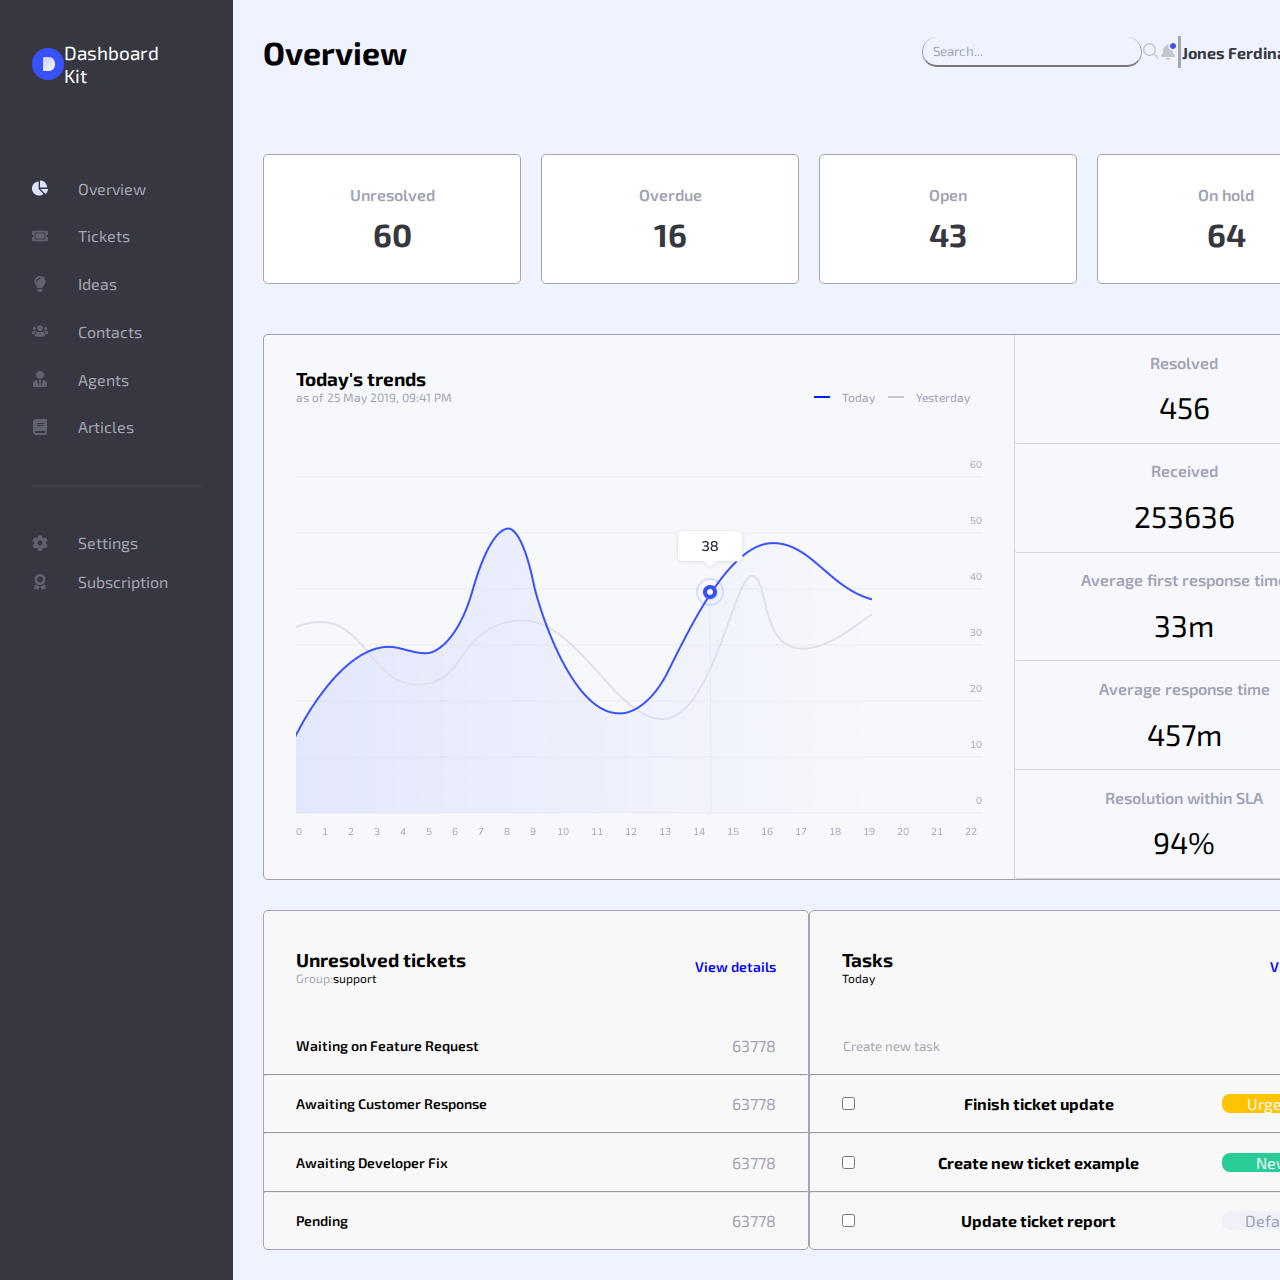
<file: index.html>
<!DOCTYPE html>
<html lang="en">

<head>
    <meta charset="UTF-8">
    <meta http-equiv="X-UA-Compatible" content="IE=edge">
    <meta name="viewport" content="width=device-width, initial-scale=1.0">
    <link rel="stylesheet" href="./styles/style.css">
    <title>Dashboard</title>
</head>

<body>
    <aside class="aside-menu">
        <div class="aside-header">
            <img src="./images/logo.png" alt="logo">
            <p>Dashboard Kit</p>
        </div>
        <div class="aside-list">
            <div class="aside-list-main">
                <ul>
                    <li>
                        <img src="./images/overview.png" alt="overview">
                        <a href="index.html">Overview</a>
                    </li>
                    <li>
                        <img src="./images/tickets.png" alt="tickets">
                        <a href="./pages/tickets.html">Tickets</a>
                    </li>
                    <li>
                        <img src="./images/ideas.png" alt="ideas">
                        <a href="#">Ideas</a>
                    </li>
                    <li>
                        <img src="./images/contacts.png" alt="contacts">
                        <a href="#">Contacts</a>
                    </li>
                    <li>
                        <img src="./images/agents.png" alt="agents">
                        <a href="#">Agents</a>
                    </li>

                    <li>
                        <img src="./images/articles.png" alt="articles">
                        <a href="#">Articles</a>
                    </li>
                </ul>
            </div>
            <hr class="aside-line">
            <div class="aside-list-additional">
                <ul>
                    <li>
                        <img src="./images/settings.png" alt="settings">
                        <a href="#">Settings</a>
                    </li>
                    <li>
                        <img src="./images/subscription.png" alt="subscription">
                        <a href="#">Subscription</a>
                    </li>
                </ul>
            </div>
        </div>
    </aside>
    <main class="main-content">
        <nav class="main-bar">
            <h1>Overview</h1>
            <div class="nav-content">
                <input class="search-bar" placeholder="Search..." type="text">
                <button id="btn-search">
                    <img src="./images//search.png" alt="search">
                </button>
                <button id="btn-notification">
                    <img src="./images/new.png" alt="notification">
                </button>
                <span class="vertical-line"></span>
                <h4> <a href="./pages/Login.html">Jones Ferdinand</a></h4>
                <img src="./images/photo.png" alt="account">
            </div>
        </nav>
        <section class="cards-section">
            <div class="card">
                <p>Unresolved</p>
                <h1>60</h1>
            </div>
            <div class="card">
                <p>Overdue</p>
                <h1>16</h1>
            </div>
            <div class="card">
                <p>Open</p>
                <h1>43</h1>
            </div>
            <div class="card">
                <p>On hold</p>
                <h1>64</h1>
            </div>
        </section>
        <section class="graphic-section">
            <div class="chart-block">
                <h1 class="chart-header">Today's trends</h1>
                <div class="chart-description">
                    <div class="chart-date">as of 25 May 2019, 09:41 PM</div>
                    <div class="chart-day">
                        <span class="chart-line-today"></span>
                        <p>Today</p>
                        <span class="chart-line-yesterday"></span>
                        <p>Yesterday</p>
                    </div>
                </div>
                <div class="chart">
                    <img src="./images/fullgraph.png" alt="chart">
                </div>
            </div>
            <div class="stats-block">
                <div class="stats-resolved">
                    <h1 class="stats-header">Resolved</h1>
                    <p>456</p>
                </div>
                <div class="stats-received">
                    <h1 class="stats-header">Received</h1>
                    <p>253636</p>
                </div>
                <div class="stats-average-first">
                    <h1 class="stats-header">Average first response time</h1>
                    <p>33m</p>
                </div>
                <div class="stats-average-time">
                    <h1 class="stats-header">Average response time</h1>
                    <p>457m</p>
                </div>
                <div class="stats-resolution">
                    <h1 class="stats-header">Resolution within SLA</h1>
                    <p>94%</p>
                </div>
            </div>
        </section>
        <section class="details-section">
            <div class="tickets-block">
                <div class="tickets-header">
                    <div class="tickets-title">
                        <h1>Unresolved tickets</h1>
                        <p><span id="group">Group:</span>support</p>
                    </div>
                    <a href="#">
                        View details
                    </a>
                </div>
                <div class="tickets-content">
                    <div class="tickets-item">
                        <h4>Waiting on Feature Request</h4>
                        <p>63778</p>
                    </div>
                    <hr>
                    <div class="tickets-item">
                        <h4>Awaiting Customer Response</h4>
                        <p>63778</p>
                    </div>
                    <hr>
                    <div class="tickets-item">
                        <h4>Awaiting Developer Fix</h4>
                        <p>63778</p>
                    </div>
                    <hr>
                    <div class="tickets-item">
                        <h4>Pending</h4>
                        <p>63778</p>
                    </div>
                </div>
            </div>
            <div class="tasks-block">
                <div class="tasks-header">
                    <div class="tasks-title">
                        <h1>Tasks</h1>
                        <p>Today</p>
                    </div>
                    <a href="#">
                        View all
                    </a>
                </div>
                <div class="tasks-content">
                    <div class="tasks-item">
                        <input id="task-input" type="text" placeholder="Create new task">
                        <button id="btn-add">+</button>
                    </div>
                    <hr>
                    <div class="tasks-item">
                        <input id="tasks-check" type="checkbox" />
                        <h4>Finish ticket update</h4>
                        <label id="urgent-label">Urgent</label>
                    </div>
                    <hr>
                    <div class="tasks-item">
                        <input type="checkbox">
                        <h4>Create new ticket example</h4>
                        <label id="new-label">New</label>
                    </div>
                    <hr>
                    <div class="tasks-item">
                        <input type="checkbox">
                        <h4>Update ticket report</h4>
                        <label id="default-label">Default</label>
                    </div>
                </div>
            </div>
        </section>
    </main>
</body>

</html>
</file>
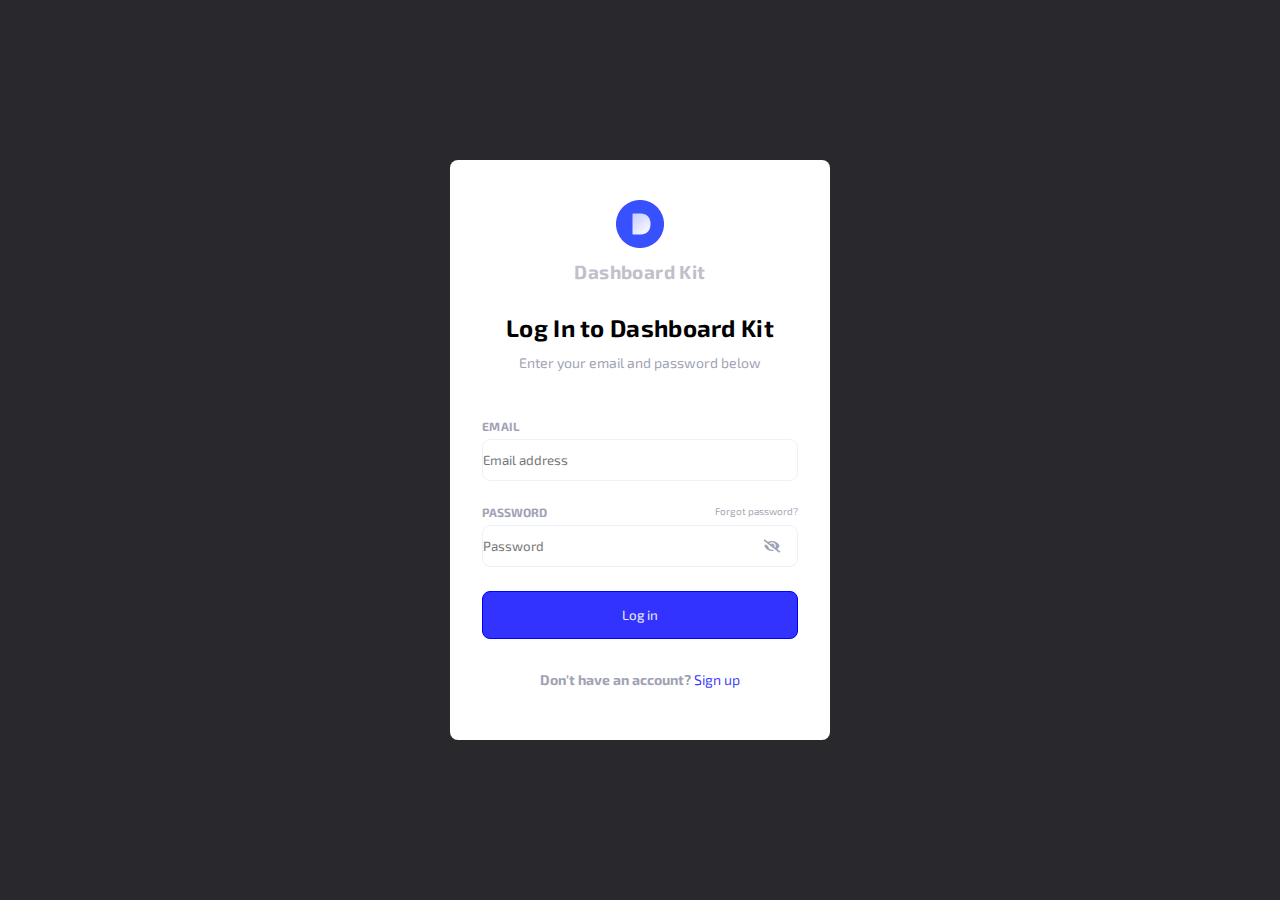
<file: pages/Login.html>
<!DOCTYPE html>
<html lang="en">

<head>
    <meta charset="UTF-8">
    <meta http-equiv="X-UA-Compatible" content="IE=edge">
    <meta name="viewport" content="width=device-width, initial-scale=1.0">
    <link rel="stylesheet" href="../styles/login.css">
    <title>Dashboard Kit</title>
</head>

<body>
    <main class="outer-main">
        <div class="login-block">
            <div class="logo-section">
                <!-- Redirecting to Overview page -->
                <a href="../index.html">
                    <img src="../images/biglogo.png" alt="logo">
                    <h4>Dashboard Kit</h4>
                </a>
                <!--  -->
            </div>
            <div class="login-title">
                <h3>Log In to Dashboard Kit</h3>
                <p>Enter your email and password below</p>
            </div>
            <div class="login-input">
                <div class="email-section">
                    <label for="email">EMAIL</label>
                    <input type="text" name="email" id="email" placeholder="Email address">
                </div>
                <div class="password-section">
                    <div class="label-block">
                        <label id="password-label" for="password">PASSWORD</label>
                        <label id="forgot-label" for="password">Forgot password?</label>
                    </div>
                    <input type="text" name="password" id="password" placeholder="Password">
                </div>
            </div>
            <div class="btn-login">
                <button id="login">Log in</button>
            </div>
            <div class="signup-block">
                <h4>Don't have an account?
                    <a href="#">
                                                Sign up
                                        </a>
                </h4>
            </div>
        </div>
    </main>
</body>

</html>
</file>
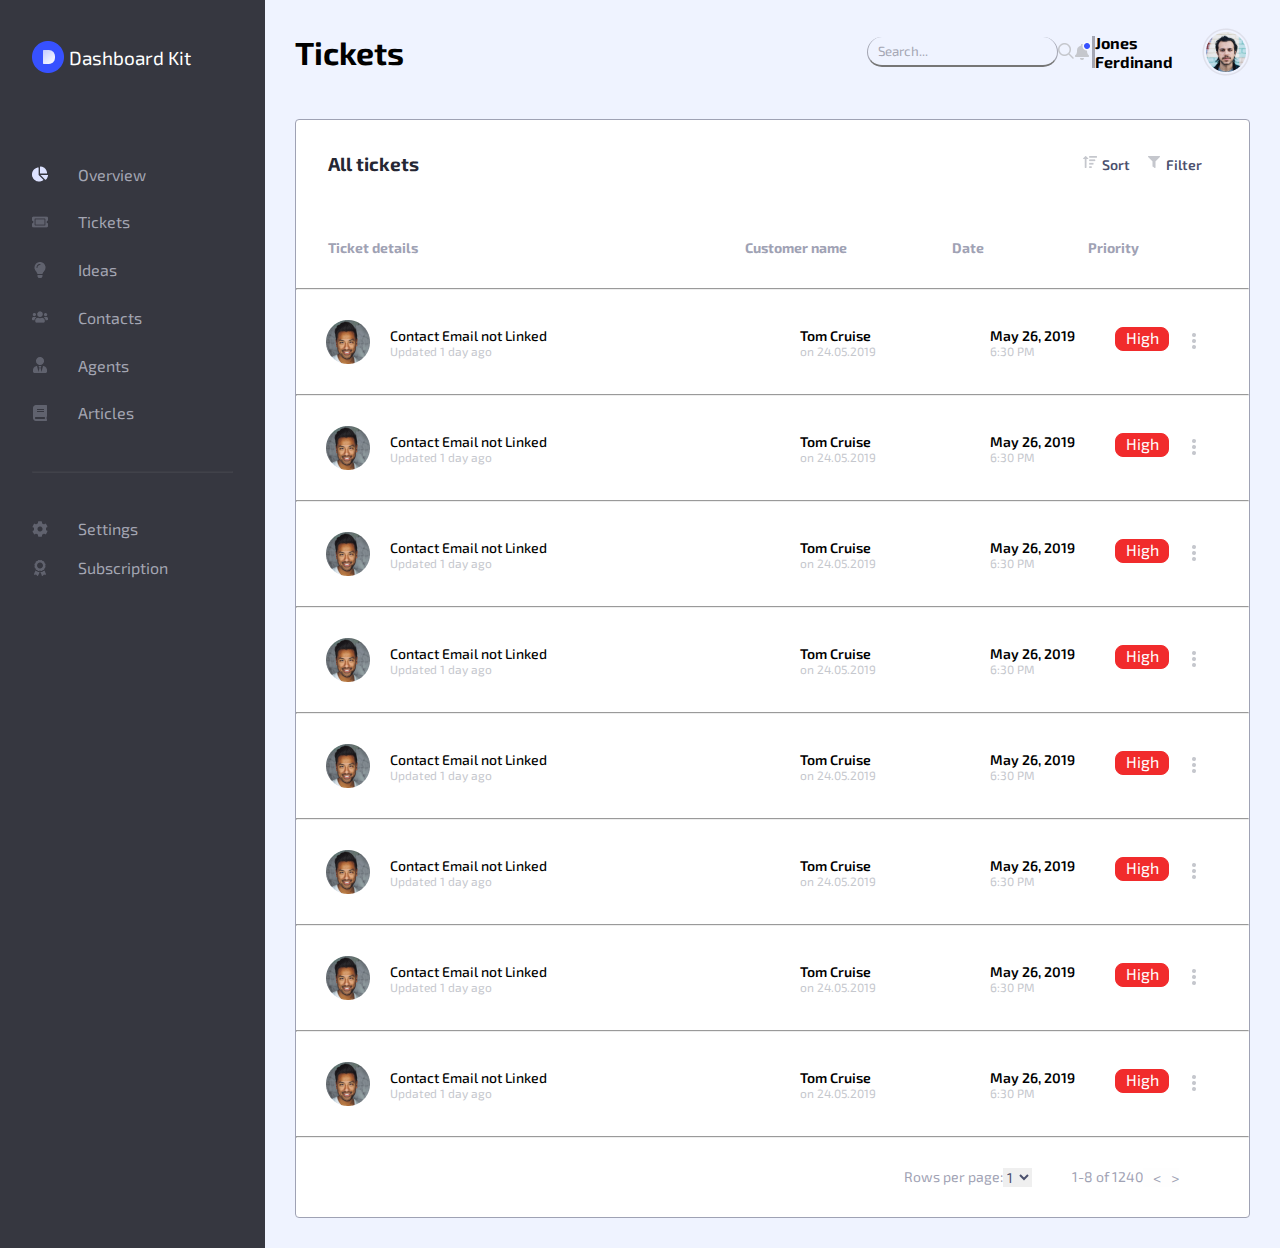
<file: pages/tickets.html>
<!DOCTYPE html>
<html lang="en">

<head>
    <meta charset="UTF-8">
    <meta http-equiv="X-UA-Compatible" content="IE=edge">
    <meta name="viewport" content="width=device-width, initial-scale=1.0">
    <link rel="stylesheet" href="../styles/style.css">
    <link rel="stylesheet" href="../styles/tickets.css">
    <title>Tickets</title>
</head>

<body>
    <aside class="aside-menu">
        <div class="aside-header">
            <img src="../images/logo.png" alt="logo">
            <p>Dashboard Kit</p>
        </div>
        <div class="aside-list">
            <div class="aside-list-main">
                <ul>
                    <!-- Redirecting to Overview page -->
                    <li>
                        <img src="../images/overview.png" alt="overview">
                        <a href="../index.html">Overview</a>
                    </li>
                    <!--  -->
                    <li>
                        <img src="../images/tickets.png" alt="tickets">
                        <a href="./tickets.html">Tickets</a>
                    </li>
                    <li>
                        <img src="../images/ideas.png" alt="ideas">
                        <a href="#">Ideas</a>
                    </li>
                    <li>
                        <img src="../images/contacts.png" alt="contacts">
                        <a href="#">Contacts</a>
                    </li>
                    <li>
                        <img src="../images/agents.png" alt="agents">
                        <a href="#">Agents</a>
                    </li>
                    <li>
                        <img src="../images/articles.png" alt="articles">
                        <a href="#">Articles</a>
                    </li>
                </ul>
            </div>
            <hr class="aside-line">
            <div class="aside-list-additional">
                <ul>
                    <li>
                        <img src="../images/settings.png" alt="settings">
                        <a href="#">Settings</a>
                    </li>
                    <li>
                        <img src="../images/subscription.png" alt="subscription">
                        <a href="#">Subscription</a>
                    </li>
                </ul>
            </div>
        </div>
    </aside>
    <main class="tickets-main">
        <nav class="main-bar">
            <h1>Tickets</h1>
            <div class="nav-content">
                <input class="search-bar" placeholder="Search..." type="text">
                <button id="btn-search">
                    <img src="../images/search.png" alt="search">
                </button>
                <button id="btn-notification">
                    <img src="../images/new.png" alt="notification">
                </button>
                <span class="vertical-line"></span>
                <h4>Jones Ferdinand</h4>
                <img src="../images/photo.png" alt="account">
            </div>
        </nav>
        <section class="tickets-section">
            <div class="tickets-section-header">
                <h2 class="tickets-section-title">All tickets</h2>
                <div class="ticket-btns">
                    <div class="btn">
                        <img src="../images/sort.png" alt="sort">
                        <button id="btn-sort">Sort</button>
                    </div>
                    <div class="btn">
                        <img src="../images/filter.png" alt="filter">
                        <button id="btn-filter">Filter</button>
                    </div>

                </div>
            </div>
            <div class="tickets-table-description">
                <h2 class="tickets-decription-title">Ticket details</h2>
                <h2 class="tickets-decription-customer">Customer name</h2>
                <h2 class="tickets-decription-date">Date</h2>
                <h2 class="tickets-decription-prioriy">Priority</h2>
            </div>
            <hr style="width: 100%;">
            <div class="customers-table">
                <div class="customer-section">
                    <div class="customer-message">
                        <img src="../images/5.png" alt="customer">
                        <div class="customer-message-details">
                            <h4>Contact Email not Linked</h4>
                            <p>Updated 1 day ago</p>
                        </div>
                    </div>
                    <div class="customer-section-details">
                        <div class="customer-name">
                            <h4>Tom Cruise</h4>
                            <p>on 24.05.2019</p>
                        </div>
                        <div class="customer-date">
                            <h4>May 26, 2019</h4>
                            <p>6:30 PM</p>
                        </div>
                        <div class="customer-priority">
                            <div class="priority-label">High</div>
                        </div>

                    </div>
                    <div class="icon-more">
                        <img src="../images/morevertical.png" alt="more">
                    </div>
                </div>
                <hr>
                <div class="customer-section">
                    <div class="customer-message">
                        <img src="../images/5.png" alt="customer">
                        <div class="customer-message-details">
                            <h4>Contact Email not Linked</h4>
                            <p>Updated 1 day ago</p>
                        </div>
                    </div>
                    <div class="customer-section-details">
                        <div class="customer-name">
                            <h4>Tom Cruise</h4>
                            <p>on 24.05.2019</p>
                        </div>
                        <div class="customer-date">
                            <h4>May 26, 2019</h4>
                            <p>6:30 PM</p>
                        </div>
                        <div class="customer-priority">
                            <div class="priority-label">High</div>
                        </div>

                    </div>
                    <div class="icon-more">
                        <img src="../images/morevertical.png" alt="more">
                    </div>
                </div>
                <hr>
                <div class="customer-section">
                    <div class="customer-message">
                        <img src="../images/5.png" alt="customer">
                        <div class="customer-message-details">
                            <h4>Contact Email not Linked</h4>
                            <p>Updated 1 day ago</p>
                        </div>
                    </div>
                    <div class="customer-section-details">
                        <div class="customer-name">
                            <h4>Tom Cruise</h4>
                            <p>on 24.05.2019</p>
                        </div>
                        <div class="customer-date">
                            <h4>May 26, 2019</h4>
                            <p>6:30 PM</p>
                        </div>
                        <div class="customer-priority">
                            <div class="priority-label">High</div>
                        </div>

                    </div>
                    <div class="icon-more">
                        <img src="../images/morevertical.png" alt="more">
                    </div>
                </div>
                <hr>
                <div class="customer-section">
                    <div class="customer-message">
                        <img src="../images/5.png" alt="customer">
                        <div class="customer-message-details">
                            <h4>Contact Email not Linked</h4>
                            <p>Updated 1 day ago</p>
                        </div>
                    </div>
                    <div class="customer-section-details">
                        <div class="customer-name">
                            <h4>Tom Cruise</h4>
                            <p>on 24.05.2019</p>
                        </div>
                        <div class="customer-date">
                            <h4>May 26, 2019</h4>
                            <p>6:30 PM</p>
                        </div>
                        <div class="customer-priority">
                            <div class="priority-label">High</div>
                        </div>

                    </div>
                    <div class="icon-more">
                        <img src="../images/morevertical.png" alt="more">
                    </div>
                </div>
                <hr>
                <div class="customer-section">
                    <div class="customer-message">
                        <img src="../images/5.png" alt="customer">
                        <div class="customer-message-details">
                            <h4>Contact Email not Linked</h4>
                            <p>Updated 1 day ago</p>
                        </div>
                    </div>
                    <div class="customer-section-details">
                        <div class="customer-name">
                            <h4>Tom Cruise</h4>
                            <p>on 24.05.2019</p>
                        </div>
                        <div class="customer-date">
                            <h4>May 26, 2019</h4>
                            <p>6:30 PM</p>
                        </div>
                        <div class="customer-priority">
                            <div class="priority-label">High</div>
                        </div>

                    </div>
                    <div class="icon-more">
                        <img src="../images/morevertical.png" alt="more">
                    </div>
                </div>
                <hr>
                <div class="customer-section">
                    <div class="customer-message">
                        <img src="../images/5.png" alt="customer">
                        <div class="customer-message-details">
                            <h4>Contact Email not Linked</h4>
                            <p>Updated 1 day ago</p>
                        </div>
                    </div>
                    <div class="customer-section-details">
                        <div class="customer-name">
                            <h4>Tom Cruise</h4>
                            <p>on 24.05.2019</p>
                        </div>
                        <div class="customer-date">
                            <h4>May 26, 2019</h4>
                            <p>6:30 PM</p>
                        </div>
                        <div class="customer-priority">
                            <div class="priority-label">High</div>
                        </div>

                    </div>
                    <div class="icon-more">
                        <img src="../images/morevertical.png" alt="more">
                    </div>
                </div>
                <hr>
                <div class="customer-section">
                    <div class="customer-message">
                        <img src="../images/5.png" alt="customer">
                        <div class="customer-message-details">
                            <h4>Contact Email not Linked</h4>
                            <p>Updated 1 day ago</p>
                        </div>
                    </div>
                    <div class="customer-section-details">
                        <div class="customer-name">
                            <h4>Tom Cruise</h4>
                            <p>on 24.05.2019</p>
                        </div>
                        <div class="customer-date">
                            <h4>May 26, 2019</h4>
                            <p>6:30 PM</p>
                        </div>
                        <div class="customer-priority">
                            <div class="priority-label">High</div>
                        </div>

                    </div>
                    <div class="icon-more">
                        <img src="../images/morevertical.png" alt="more">
                    </div>
                </div>
                <hr>
                <div class="customer-section">
                    <div class="customer-message">
                        <img src="../images/5.png" alt="customer">
                        <div class="customer-message-details">
                            <h4>Contact Email not Linked</h4>
                            <p>Updated 1 day ago</p>
                        </div>
                    </div>
                    <div class="customer-section-details">
                        <div class="customer-name">
                            <h4>Tom Cruise</h4>
                            <p>on 24.05.2019</p>
                        </div>
                        <div class="customer-date">
                            <h4>May 26, 2019</h4>
                            <p>6:30 PM</p>
                        </div>
                        <div class="customer-priority">
                            <div class="priority-label">High</div>
                        </div>

                    </div>
                    <div class="icon-more">
                        <img src="../images/morevertical.png" alt="more">
                    </div>
                </div>
                <hr>
                <div class="navigation-section">
                    <div class="navigation-page">
                        <p>Rows per page:</p>
                        <select name="page" id="page">
                            <option value="1">1</option>
                            <option value="2">2</option>
                            <option value="3">3</option>
                            <option value="4">4</option>
                            <option value="5">5</option>
                            <option value="6">6</option>
                            <option value="7">7</option>
                        </select>
                    </div>
                    <div class="navigation-btn">
                        <p>1-8 of 1240</p>
                        <button>
                            &lt; </button>
                        <button>></button>
                    </div>
                </div>
            </div>
        </section>
    </main>
</body>

</html>
</file>
<file: styles/style.css>
@import url('https://fonts.googleapis.com/css2?family=Exo+2:ital,wght@0,200;0,500;1,400&family=Inconsolata&family=Kdam+Thmor+Pro&display=swap');
    * {
        margin: 0;
        padding: 0;
        box-sizing: border-box;
        font-family: 'Exo 2', sans-serif;
    }
    
     ::placeholder {
        color: #A4A6B3;
    }
    /* Aside menu start*/
    
    body {
        display: flex;
        flex-direction: row;
    }
    
    .aside-menu {
        color: white;
        padding: 41px 32px;
        width: 320px;
        background-color: #363740;
        padding-bottom: 30vh;
    }
    
    .aside-header {
        font-size: 19px;
        display: flex;
        align-items: center;
        justify-content: space-between;
        margin-bottom: 63px;
    }
    
    .aside-header p {
        padding-right: 42px;
    }
    
    .aside-line {
        color: grey;
        width: 100%;
        opacity: 6%;
    }
    
    .aside-list {
        justify-content: space-between;
        width: 100%;
        font-size: 16px;
    }
    
    @media(max-width:520px) {
        body {
            flex-direction: column
        }
        .aside-menu {
            padding: 30px;
            width: 100%;
            align-items: center;
        }
        .aside-list-main {
            align-items: center;
            justify-content: space-around;
        }
        .aside-header p {
            padding-right: 82px;
        }
        .cards-section {
            display: flex;
            flex-wrap: nowrap;
        }
        .graphic-section {
            flex-wrap: wrap;
            min-height: 670px;
            width: 100%;
            flex-direction: column !important;
        }
        .chart-block {
            height: 30%;
            margin-bottom: 0px;
        }
        .stats-block {
            height: 65%;
            width: 100%;
            flex-direction: row;
            align-items: center;
            flex-wrap: wrap;
        }
        .details-section {
            width: 100%;
            flex-direction: column !important;
        }
        .tickets-block,
        .tasks-block {
            margin-top: 50px;
            width: 260px !important;
        }
    }
    
    @media(max-width:830px) {
        .main-bar {
            flex-direction: column;
        }
        .main-bar h1 {
            flex: 0.2;
        }
        .nav-content {
            justify-content: space-between;
            flex: 0.8;
            width: 100%;
            margin-right: 80px;
        }
        .search-bar {
            max-width: 30px;
        }
        .chart img {
            width: 200px;
            height: 220px;
        }
        .cards-section {
            flex-wrap: wrap;
        }
    }
    
    .aside-list-main ul {
        height: 35vh;
        align-items: flex-start;
        display: flex;
        flex-direction: column;
        justify-content: space-evenly;
        margin-bottom: 20px;
    }
    
    .aside-list-main ul li {
        align-items: center;
        justify-content: space-around;
        display: flex;
        flex-direction: row;
        list-style: none;
    }
    
    .aside-list-main ul li a {
        text-decoration: none;
        color: #A4A6B3;
        font-size: 16px;
        align-items: flex-start;
        padding-left: 30px;
    }
    
    .aside-list-main ul li a:hover {
        color: aliceblue;
        transition: 0.7s;
    }
    
    .aside-list-additional ul {
        margin-top: 30px;
        height: 10vh;
        align-items: flex-start;
        display: flex;
        flex-direction: column;
        justify-content: space-evenly;
    }
    
    .aside-list-additional ul li {
        align-items: center;
        min-height: 3vh;
        justify-content: space-around;
        display: flex;
        flex-direction: row;
        list-style: none;
        color: aliceblue;
    }
    
    .aside-list-additional ul li a {
        text-decoration: none;
        font-size: 16px;
        align-items: flex-start;
        padding-left: 30px;
        color: #A4A6B3;
    }
    
    .aside-list-additional ul :hover {
        color: aliceblue;
        transition: 0.7s;
    }
    /* Aside end */
    /* Main section start */
    
    .main-content {
        width: 100%;
        display: flex;
        flex-direction: column;
        padding: 30px;
        background-color: #eff3ff
    }
    
    .main-bar {
        align-items: center;
        height: 44px;
        display: flex;
        justify-content: space-between;
    }
    
    .main-bar h1 {
        flex: 0.4;
    }
    
    .main-bar h4 a {
        text-decoration: none;
        color: #363740;
    }
    
    .nav-content {
        flex: 0.45;
        display: flex;
        align-items: center;
        margin-left: 130px;
        justify-content: space-between;
    }
    
    .search-bar {
        width: 220px;
        height: 30px;
        color: #363740;
        padding-left: 10px;
        border-top: 0px solid #A4A6B3;
        border-right: 0.2px solid #A4A6B3;
        border-left: 0.2px solid #A4A6B3;
        border-radius: 20px;
        background-color: #eff3ff;
    }
    
    .search-bar:hover {
        background-color: #e2e2e2;
        transition: 0.7s;
    }
    
    .vertical-line {
        border-left: 3px solid #A4A6B3;
        height: 32px;
    }
    
    #btn-notification,
    #btn-search {
        border: 0;
        background-color: #eff3ff;
        cursor: pointer;
    }
    /* Main end */
    /* Cards section start */
    
    .cards-section {
        display: flex;
        align-items: center;
        justify-content: space-between;
        flex-direction: row;
        margin-top: 80px;
        flex-wrap: wrap;
    }
    
    .card {
        padding: 20px 0px;
        border: 1px solid #A4A6B3;
        background-color: #fff;
        border-radius: 5px;
        width: 258px;
        height: 130px;
        display: flex;
        flex-direction: column;
        align-items: center;
        justify-content: space-evenly;
        margin-bottom: 30px;
    }
    
    .card p {
        color: #9FA2B4;
        font-weight: 600;
    }
    
    .card h1 {
        color: #363740;
        font-weight: 700;
    }
    
    .card:hover {
        cursor: pointer;
        background-color: rgb(243, 243, 243);
        transition: 0.7s;
        border: 2px solid blue;
        color: blue;
    }
    
    .card p:hover {
        color: blue;
        transition: 0.7s;
    }
    
    .card h1:hover {
        color: blue;
        transition: 0.7s;
    }
    /* Cards end*/
    /* Graphic section start */
    
    .graphic-section {
        margin-top: 20px;
        height: 546px;
        border: 1px solid #9FA2B4;
        border-radius: 5px;
        background-color: #F7F8FC;
        display: flex;
        flex-direction: row;
    }
    
    .chart-block {
        flex: 0.65;
        margin: 32px;
    }
    
    .chart-header {
        font-size: 19px;
        font-weight: 700;
    }
    
    .chart-description {
        font-weight: 400;
        font-size: 12px;
        color: #9FA2B4;
        display: flex;
        justify-content: space-between;
        align-items: center;
        flex-direction: row;
        margin-bottom: 54px;
    }
    
    .chart-day {
        width: 180px;
        display: flex;
        flex-direction: row;
        justify-content: space-evenly;
        align-items: center;
    }
    
    .chart-line-today {
        width: 16px;
        height: 1px;
        border: 1px solid rgb(0, 30, 255);
    }
    
    .chart-line-yesterday {
        width: 16px;
        height: 1px;
        border: 1px solid rgb(201, 201, 201);
    }
    
    .stats-block {
        border-left: 1px solid #d4d4d5;
        flex: 0.35;
        display: flex;
        flex-direction: column;
        justify-content: space-between;
        align-items: center;
    }
    
    .stats-resolved,
    .stats-received,
    .stats-average-first,
    .stats-average-time,
    .stats-resolution {
        border-bottom: 1px solid #d4d4d5;
        width: 100%;
        border-radius: 3px;
        display: flex;
        flex: 0.2;
        justify-content: space-evenly;
        flex-direction: column;
        align-items: center;
    }
    
    .stats-resolved p,
    .stats-received p,
    .stats-average-first p,
    .stats-average-time p,
    .stats-resolution p {
        font-size: 30px;
    }
    
    .stats-header {
        font-size: 16px;
        font-weight: 600;
        color: #9FA2B4;
    }
    /* Graphic end */
    /* Details section start */
    
    .details-section {
        margin-top: 30px;
        display: flex;
        width: 100%;
        min-height: 340px;
        justify-content: space-between;
        flex-direction: row;
    }
    
    .tickets-block,
    .tasks-block {
        display: flex;
        flex-direction: column;
        background-color: rgb(249, 248, 248);
        border-radius: 5px;
        width: 546px;
        border: 1px solid #A4A6B3;
    }
    
    .tickets-header,
    .tasks-header {
        padding: 32px 32px 16px 32px;
        display: flex;
        flex: 1;
        justify-content: space-between;
        align-items: center;
    }
    
    .tickets-title h1 {
        font-weight: 700;
        font-size: 19px;
    }
    
    .tasks-title h1 {
        font-weight: 700;
        font-size: 19px;
    }
    
    .tasks-title p {
        font-size: 12px;
        font-weight: 400;
    }
    
    .tickets-title p {
        font-size: 12px;
        font-weight: 400;
    }
    
    .tickets-block a,
    .tasks-block a {
        font-weight: 600;
        font-size: 14px;
        text-decoration: none;
        color: blue;
    }
    
    #group {
        color: #A4A6B3;
    }
    
    .tickets-content,
    .tasks-content {
        flex: 5;
        margin-top: 12px;
        display: flex;
        justify-content: space-between;
        flex-direction: column;
    }
    
    .tickets-item,
    .tasks-item {
        padding-left: 32px;
        padding-right: 32px;
        display: flex;
        flex: 1;
        flex-direction: row;
        align-items: center;
        justify-content: space-between;
    }
    
    .tickets-item h4 {
        font-size: 14px;
        font-weight: 600;
    }
    
    .tickets-item p {
        color: #9FA2B4;
    }
    
    #task-input {
        height: 100%;
        color: #d4d4d5;
        border-radius: 5px;
        border: 1px solid #F7F8FC;
        background-color: rgb(249, 248, 248);
        width: 90%;
    }
    
    #btn-add {
        border: 1px solid #d4d5d6;
        border-radius: 10px;
        color: #9FA2B4;
        font-size: 20px;
        font-weight: 600;
        background-color: #e3e3e5;
        width: 30px;
        height: 30px;
    }
    
    #urgent-label {
        border-radius: 8px;
        background-color: #FEC400;
        color: #F7F8FC;
        text-align: center;
        width: 100px;
    }
    
    #new-label {
        border-radius: 8px;
        background-color: #29CC97;
        color: #F7F8FC;
        text-align: center;
        width: 100px;
    }
    
    #default-label {
        border-radius: 8px;
        background-color: #F0F1F7;
        color: #9FA2B4;
        text-align: center;
        width: 100px;
    }
    /* Detalis end */
</file>
<file: styles/login.css>
@import url('https://fonts.googleapis.com/css2?family=Exo+2:ital,wght@0,200;0,500;1,400&family=Inconsolata&family=Kdam+Thmor+Pro&display=swap');
* {
    margin: 0;
    padding: 0;
    box-sizing: border-box;
    font-family: 'Exo 2', sans-serif;
}


/* Login main start */

.outer-main {
    position: absolute;
    width: 100%;
    height: 100%;
    background-color: #29292d;
    display: flex;
    justify-content: center;
    align-items: center;
}

.login-block {
    border-radius: 8px;
    padding: 40px 32px;
    display: flex;
    flex-direction: column;
    align-items: center;
    width: 380px;
    height: 580px;
    background-color: #fff;
}

.login-title {
    flex-direction: column;
    display: flex;
    align-items: center;
}

.logo-section h4 {
    letter-spacing: 0.4px;
    font-weight: 700;
    color: #A4A6B3;
    font-size: 19px;
    opacity: 70%;
    margin-top: 12px;
}

.logo-section a {
    text-decoration: none;
    flex-direction: column;
    display: flex;
    align-items: center;
}

.login-title {
    margin-top: 30px;
}

.login-title h3 {
    font-size: 24px;
    font-weight: 700;
    letter-spacing: 0.3px;
}

.login-title p {
    margin-top: 12px;
    font-size: 14px;
    font-weight: 400;
    color: #9FA2B4;
}

.login-input {
    margin-top: 48px;
    display: flex;
    flex-direction: column;
    align-items: flex-start;
    width: 100%;
}

.email-section,
.password-section {
    width: 100%;
    align-items: flex-start;
    display: flex;
    flex-direction: column;
}

.email-section label {
    font-size: 12px;
    font-weight: 700;
    letter-spacing: 0.3px;
    color: #9FA2B4;
}

#email {
    margin-top: 6px;
    width: 100%;
    height: 42px;
    border: 1px solid #F0F1F7;
    border-radius: 8px;
}

.password-section {
    margin-top: 24px;
}

.label-block {
    width: 100%;
    display: flex;
    justify-content: space-between;
}

#password-label {
    font-size: 12px;
    font-weight: 700;
    color: #9FA2B4;
}

#forgot-label {
    font-size: 10px;
    font-weight: 400;
    color: #A4A6B3;
}

#password {
    width: 100%;
    border: 1px solid #F0F1F7;
    border-radius: 8px;
    margin-top: 6px;
    height: 42px;
    background-image: url('../images/active.png');
    background-repeat: no-repeat;
    background-position: 95%;
}

#password:hover {
    background-color: #F0F1F7;
    transition: 0.7s;
    cursor: pointer;
}

#email:hover {
    background-color: #F0F1F7;
    transition: 0.7s;
    cursor: pointer;
}

.btn-login {
    margin-top: 24px;
    width: 100%;
}

#login {
    text-align: center;
    width: 100%;
    height: 48px;
    background-color: rgba(0, 0, 255, 0.801);
    color: #F0F1F7;
    border: 1px solid blue;
    border-radius: 8px;
}

#login:hover {
    cursor: pointer;
    background-color: rgba(0, 0, 255, 0.941);
    transition: 0.7s;
    font-size: 14px;
    font-weight: 600;
}

.signup-block {
    margin-top: 32px;
    font-size: 14px;
    font-weight: 400;
    color: #9FA2B4;
}

.signup-block a {
    text-decoration: none;
    font-weight: 400;
    color: rgba(0, 0, 255, 0.801);
}

.signup-block a:hover {
    color: rgba(0, 0, 255, 0.941);
    transition: 0.7s;
}


/* Login end */


/* Responsive for login */

@media(max-width:400px) {
    .login-block {
        width: 340px;
        height: 540px;
        padding: 30px;
    }
}


/* Responsive end */
</file>
<file: styles/tickets.css>
/* Tickets section start */

.tickets-main {
    width: 100%;
    display: flex;
    flex-direction: column;
    padding: 30px;
    background-color: #eff3ff
}

@media(max-width:520px) {
    .tickets-table-description {
        padding: 0px 15px 0px 15px !important;
    }
    .customer-section {
        flex-direction: column !important;
    }
    .navigation-section {
        padding: 20px !important;
    }
}

.tickets-section {
    border: 1px solid #9FA2B4;
    border-radius: 4px;
    margin-top: 45px;
    background-color: #fff;
}

.tickets-section-header {
    display: flex;
    flex-direction: row;
    padding: 32px;
    align-items: center;
    justify-content: space-between;
}

.tickets-section-title {
    font-size: 19px;
    font-weight: 700;
    color: #252733;
}

.ticket-btns {
    display: flex;
    flex-direction: row;
    width: 150px;
    justify-content: space-evenly;
}

#btn-sort,
#btn-filter {
    color: #4B506D;
    font-size: 14px;
    font-weight: 600;
    border: none;
    background-color: #fff;
}

.tickets-table-description {
    padding: 32px;
    width: 100%;
    display: flex;
    flex-direction: row;
    padding-right: 110px;
    justify-content: space-between;
}

.tickets-decription-title {
    flex: 0.5;
    font-size: 14px;
    font-weight: 700;
    color: #9FA2B4;
}

.tickets-decription-customer,
.tickets-decription-date,
.tickets-decription-prioriy {
    font-size: 14px;
    font-weight: 700;
    color: #9FA2B4;
}

hr {
    color: #9FA2B4;
}

.customer-section {
    width: 100%;
    padding: 30px 30px;
    display: flex;
    flex-direction: row;
    align-items: center;
    justify-content: space-between;
}

.customer-message {
    flex: 1;
    display: flex;
    align-items: center;
    flex-direction: row;
}

.customer-message-details {
    padding-left: 20px;
    display: flex;
    flex-direction: column;
}

.customer-message-details h4 {
    font-size: 14px;
    font-weight: 500;
}

.customer-message-details p {
    color: #C5C7CD;
    font-weight: 400;
    font-size: 12px;
}

.customer-section-details {
    flex: 0.7;
    display: flex;
    flex-direction: row;
    justify-content: space-between;
}

.customer-name {
    margin-left: -22px;
}

.customer-name h4 {
    font-size: 14px;
    font-weight: 600;
}

.customer-name p {
    color: #C5C7CD;
    font-weight: 400;
    font-size: 12px;
}

.customer-date {
    padding-left: 74px;
}

.customer-date h4 {
    font-size: 14px;
    font-weight: 600;
}

.customer-date p {
    color: #C5C7CD;
    font-weight: 400;
    font-size: 12px;
}

.customer-priority {
    border: 1px solid #F12B2C;
    width: 54px;
    text-align: center;
    border-radius: 8px;
    color: rgb(254, 254, 254);
    height: 24px;
    background-color: #F12B2C;
}

.icon-more {
    flex: 0.1;
    text-align: center;
}

.navigation-section {
    padding: 30px 70px 30px 30px;
    width: 100%;
    display: flex;
    flex-direction: row;
    align-items: center;
    justify-content: flex-end;
    color: #9FA2B4;
    font-size: 14px;
    font-weight: 400;
}

.navigation-page {
    padding-right: 40px;
}

.navigation-page select {
    color: #4B506D;
    border: none;
    font-size: 14px;
    font-weight: 400;
    cursor: pointer;
}

.navigation-page,
.navigation-btn {
    display: flex;
    flex-direction: row;
}

.navigation-btn button {
    padding-left: 10px;
    border: none;
    font-size: 16px;
    color: #9FA2B4;
    background-color: rgb(254, 254, 254);
}

.navigation-btn button:hover {
    color: #4B506D;
    cursor: pointer;
    transition: 0.7s;
}


/* Tickets end */
</file>
